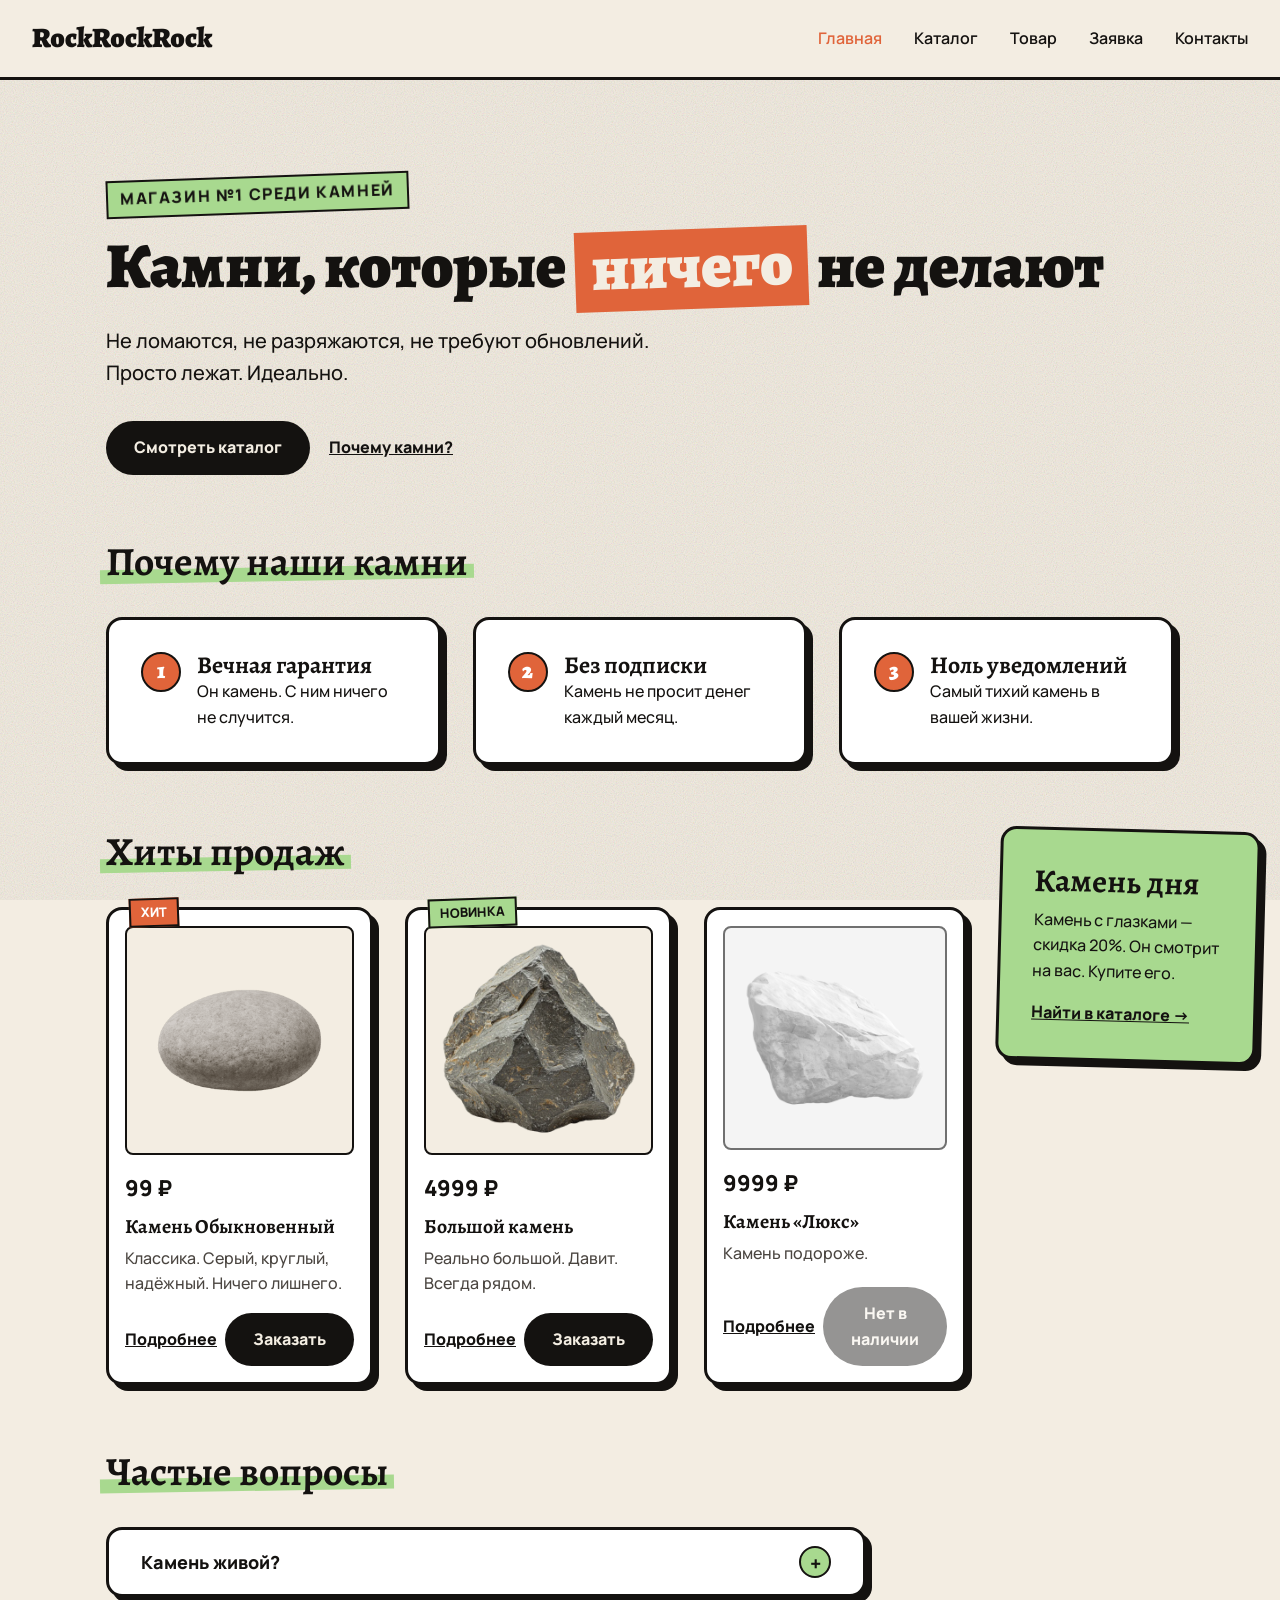
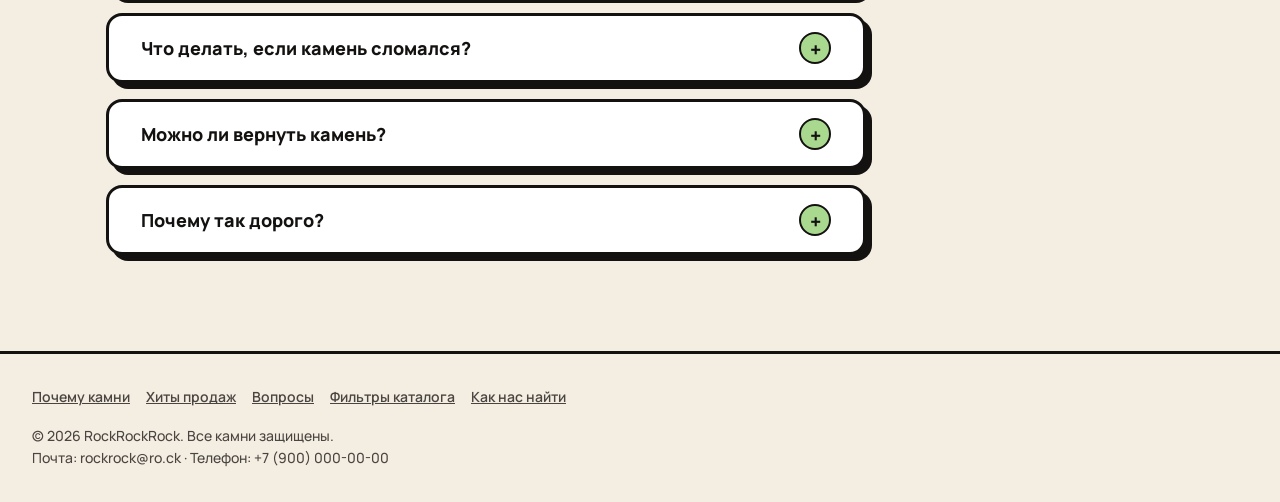
<file: index.html>
<!DOCTYPE html>
<html lang="ru">

<head>
    <meta charset="UTF-8">
    <meta name="viewport" content="width=device-width, initial-scale=1.0">
    <title>RockRockRock - камни, которые ничего не делают</title>
    <meta name="description"
        content="Интернет-магазин камней: офисные, подарочные и премиальные камни. Хиты продаж и доставка.">


    <link rel="preconnect" href="https://fonts.googleapis.com">
    <link rel="preconnect" href="https://fonts.gstatic.com" crossorigin>
    <link
        href="https://fonts.googleapis.com/css2?family=Alegreya:wght@700;900&family=Manrope:wght@400;500;600;800&display=swap"
        rel="stylesheet">

    <link rel="stylesheet" href="css/style.css">
    <script src="js/main.js" defer></script>

</head>

<body>
    <header class="site-header">
        <a class="site-header__logo" href="index.html">RockRockRock</a>

        <nav class="site-nav" aria-label="Основная навигация">
            <ul class="site-nav__list">
                <li class="site-nav__item"><a class="site-nav__link site-nav__link--active" href="index.html"
                        aria-current="page">Главная</a></li>
                <li class="site-nav__item"><a class="site-nav__link" href="catalog.html">Каталог</a></li>
                <li class="site-nav__item"><a class="site-nav__link" href="product.html">Товар</a></li>
                <li class="site-nav__item"><a class="site-nav__link" href="order.html">Заявка</a></li>
                <li class="site-nav__item"><a class="site-nav__link" href="contacts.html">Контакты</a></li>
            </ul>
        </nav>
    </header>



    <main class="page">
        <section class="hero">
            <p class="hero__label">Магазин №1 среди камней</p>
            <h1 class="hero__title">Камни, которые <span class="hero__accent">ничего</span> не&nbsp;делают</h1>
            <p class="hero__text">Не ломаются, не разряжаются, не требуют обновлений. Просто лежат. Идеально.</p>
            <a class="button" href="catalog.html">Смотреть каталог</a>
            <a class="hero__link" href="#advantages">Почему камни?</a>


        </section>

        <section class="advantages" id="advantages">
            <h2 class="section-title">Почему наши камни</h2>
            <ul class="advantages__list">
                <li class="advantages__item">
                    <h3 class="advantages__title">Вечная гарантия</h3>
                    <p class="advantages__text">Он камень. С ним ничего не случится.</p>
                </li>
                <li class="advantages__item">
                    <h3 class="advantages__title">Без подписки</h3>
                    <p class="advantages__text">Камень не просит денег каждый месяц.</p>
                </li>
                <li class="advantages__item">
                    <h3 class="advantages__title">Ноль уведомлений</h3>
                    <p class="advantages__text">Самый тихий камень в вашей жизни.</p>
                </li>
            </ul>
        </section>



        <div class="home-layout">
            <section class="popular" id="popular">
                <h2 class="section-title">Хиты продаж</h2>

                <div class="popular__grid">
                    <article class="product-card">
                        <img class="product-card__image" src="images/rock-1.webp" alt="Камень Обыкновенный" width="300"
                            height="300">
                        <span class="product-card__badge badge badge--hit">Хит</span>
                        <p class="product-card__price">99 ₽</p>
                        <h3 class="product-card__title">Камень Обыкновенный</h3>
                        <p class="product-card__description">Классика. Серый, круглый, надёжный. Ничего лишнего.</p>
                        <div class="product-card__actions">
                            <a class="product-card__link" href="product.html">Подробнее</a>
                            <button class="button product-card__button" type="button"
                                data-product="Камень Обыкновенный">Заказать</button>
                        </div>
                    </article>

                    <article class="product-card">
                        <img class="product-card__image" src="images/rock-2.webp" alt="Большой камень" width="300"
                            height="300">
                        <span class="product-card__badge badge badge--new">Новинка</span>
                        <p class="product-card__price">4999 ₽</p>
                        <h3 class="product-card__title">Большой камень</h3>
                        <p class="product-card__description">Реально большой. Давит. Всегда рядом.</p>
                        <div class="product-card__actions">
                            <a class="product-card__link" href="product.html">Подробнее</a>
                            <button class="button product-card__button" type="button"
                                data-product="Большой камень">Заказать</button>
                        </div>
                    </article>

                    <article class="product-card product-card--soldout">
                        <img class="product-card__image" src="images/rock-3.webp" alt="Камень «Люкс»" width="300"
                            height="300">
                        <p class="product-card__price">9999 ₽</p>
                        <h3 class="product-card__title">Камень «Люкс»</h3>
                        <p class="product-card__description">Камень подороже.</p>
                        <div class="product-card__actions">
                            <a class="product-card__link" href="product.html">Подробнее</a>
                            <button class="button product-card__button" type="button" data-product="Камень «Люкс»"
                                disabled>Нет в наличии</button>
                        </div>
                    </article>
                </div>
            </section>

            <aside class="promo">
                <h2 class="promo__title">Камень дня</h2>
                <p class="promo__text">Камень с глазками — скидка 20%. Он смотрит на вас. Купите его.</p>
                <a class="promo__link" href="catalog.html">Найти в каталоге →</a>
            </aside>
        </div>

        <section class="faq" id="faq">
            <h2 class="section-title">Частые вопросы</h2>

            <div class="faq__list">
                <details class="faq__item">
                    <summary class="faq__question">Камень живой?</summary>
                    <p class="faq__answer">Нет. Но он об этом не знает, поэтому не переживает.</p>
                </details>

                <details class="faq__item">
                    <summary class="faq__question">Что делать, если камень сломался?</summary>
                    <p class="faq__answer">Поздравляем: теперь у вас два камня.</p>
                </details>

                <details class="faq__item">
                    <summary class="faq__question">Можно ли вернуть камень?</summary>
                    <p class="faq__answer">Можно в течение 14 дней. Камень при этом не должен быть использован. Как вы его используете - не наше дело.</p>
                </details>

                <details class="faq__item">
                    <summary class="faq__question">Почему так дорого?</summary>
                    <p class="faq__answer">Каждый камень формировался миллионы лет. Считайте, что вы платите за выслугу.</p>
                </details>
            </div>
        </section>




        <!-- модальное окно -->
        <dialog class="order-dialog" id="order-dialog" aria-labelledby="order-dialog-title">
            <h2 class="order-dialog__title" id="order-dialog-title">Оформление заявки</h2>

            <form class="order-form" id="order-form" action="#" method="post" novalidate>
                <input id="selected-product" name="selected-product" type="hidden">

                <div class="order-form__field">
                    <label class="order-form__label" for="order-name">Имя</label>
                    <input class="order-form__input" id="order-name" name="name" type="text"
                        placeholder="Как вас зовут?" minlength="2" autocomplete="given-name" required>
                </div>

                <div class="order-form__field">
                    <label class="order-form__label" for="order-email">E-mail</label>
                    <input class="order-form__input" id="order-email" name="email" type="email"
                        placeholder="example@mail.ru" autocomplete="email" required>
                </div>

                <div class="order-form__field">
                    <label class="order-form__label" for="order-phone">Телефон</label>
                    <input class="order-form__input" id="order-phone" name="phone" type="tel" inputmode="tel"
                        placeholder="+7 (900) 000-00-00" pattern="^\+7 \(\d{3}\) \d{3}-\d{2}-\d{2}$" required>
                    <small class="order-form__hint">Формат: +7 (900) 000-00-00</small>
                </div>

                <div class="order-form__field">
                    <label class="order-form__label" for="order-date">Когда доставить камень</label>
                    <input class="order-form__input" id="order-date" name="date" type="date">
                </div>

                <div class="order-form__field">
                    <label class="order-form__label" for="order-topic">Тема заявки</label>
                    <select class="order-form__input" id="order-topic" name="topic" required>
                        <option value="">Выберите тему</option>
                        <option value="product">Заказ камня</option>
                        <option value="consultation">Консультация по камням</option>
                        <option value="delivery">Доставка</option>
                    </select>
                </div>

                <div class="order-form__field">
                    <label class="order-form__label" for="order-comment">Комментарий</label>
                    <textarea class="order-form__input" id="order-comment" name="comment" rows="4"
                        placeholder="Пожелания к камню"></textarea>
                </div>

                <div class="order-form__field order-form__field--checkbox">
                    <input class="order-form__checkbox" id="order-agreement" name="agreement" type="checkbox" required>
                    <label class="order-form__checkbox-label" for="order-agreement">Я согласен на обработку данных</label>
                </div>

                <div class="order-form__actions">
                    <button class="button button--ghost" type="button" id="close-order-dialog">Закрыть</button>
                    <button class="button" type="submit">Отправить заявку</button>
                </div>
            </form>
        </dialog>

        <p class="success-message" id="success-message" role="status" hidden>
            Форма успешно отправлена! Камень уже собирается в путь.
        </p>

    </main>





    <footer class="site-footer" id="contacts">
        <nav class="footer-nav" aria-label="Быстрые ссылки">
            <ul class="footer-nav__list">
                <li class="footer-nav__item"><a class="footer-nav__link" href="index.html#advantages">Почему камни</a></li>
                <li class="footer-nav__item"><a class="footer-nav__link" href="index.html#popular">Хиты продаж</a></li>
                <li class="footer-nav__item"><a class="footer-nav__link" href="index.html#faq">Вопросы</a></li>
                <li class="footer-nav__item"><a class="footer-nav__link" href="catalog.html#filters">Фильтры каталога</a></li>
                <li class="footer-nav__item"><a class="footer-nav__link" href="contacts.html#address">Как нас найти</a></li>
            </ul>
        </nav>
        <p class="site-footer__text">© 2026 RockRockRock. Все камни защищены.</p>
        <p class="site-footer__text">Почта: rockrock@ro.ck · Телефон: +7 (900) 000-00-00</p>
    </footer>

</body>

</html>
</file>
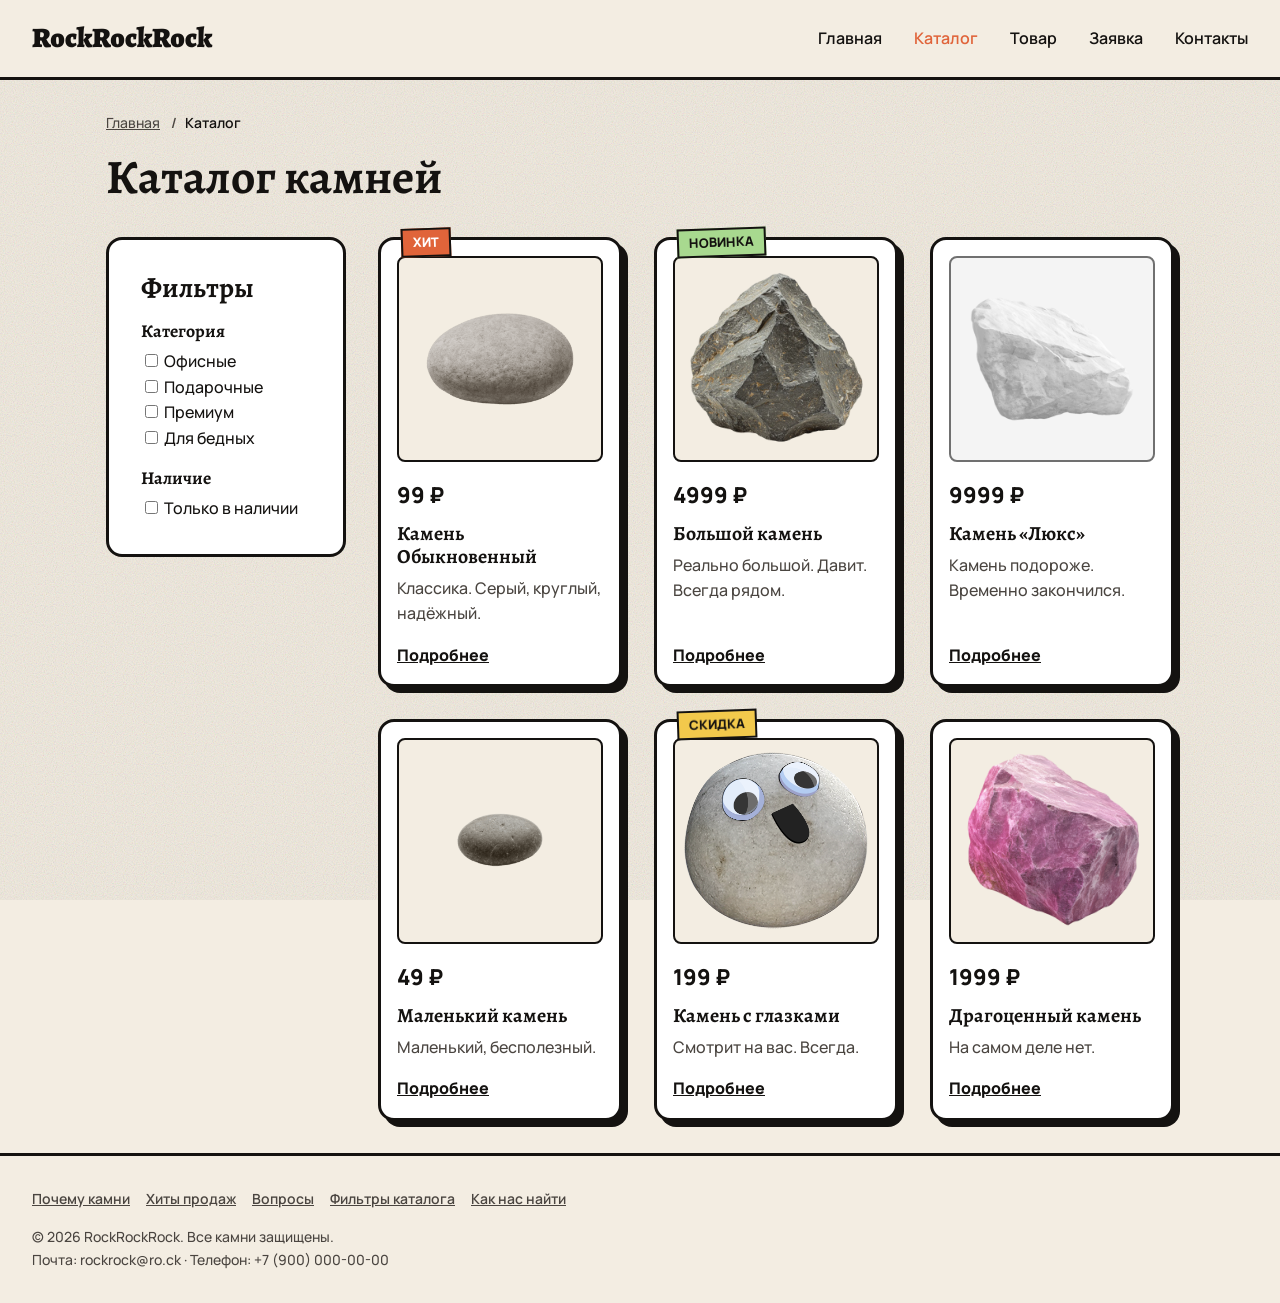
<file: catalog.html>
<!DOCTYPE html>
<html lang="ru">

<head>
    <meta charset="UTF-8">
    <meta name="viewport" content="width=device-width, initial-scale=1.0">
    <title>Каталог камней — RockRockRock</title>
    <meta name="description" content="Все камни магазина: фильтры по категориям, цены и наличие.">

    <link rel="preconnect" href="https://fonts.googleapis.com">
    <link rel="preconnect" href="https://fonts.gstatic.com" crossorigin>
    <link
        href="https://fonts.googleapis.com/css2?family=Alegreya:wght@700;900&family=Manrope:wght@400;500;600;800&display=swap"
        rel="stylesheet">

    <link rel="stylesheet" href="css/style.css">
    <script src="js/main.js" defer></script>
</head>

<body>
    <header class="site-header">
        <a class="site-header__logo" href="index.html">RockRockRock</a>

        <nav class="site-nav" aria-label="Основная навигация">
            <ul class="site-nav__list">
                <li class="site-nav__item"><a class="site-nav__link" href="index.html">Главная</a></li>
                <li class="site-nav__item"><a class="site-nav__link site-nav__link--active" href="catalog.html"
                        aria-current="page">Каталог</a></li>
                <li class="site-nav__item"><a class="site-nav__link" href="product.html">Товар</a></li>
                <li class="site-nav__item"><a class="site-nav__link" href="order.html">Заявка</a></li>
                <li class="site-nav__item"><a class="site-nav__link" href="contacts.html">Контакты</a></li>
            </ul>
        </nav>
    </header>

    <main class="page">
        <nav class="breadcrumbs" aria-label="Хлебные крошки">
            <a class="breadcrumbs__item breadcrumbs__link" href="index.html">Главная</a>
            <span class="breadcrumbs__item breadcrumbs__item--current" aria-current="page">Каталог</span>
        </nav>

        <h1 class="page-title">Каталог камней</h1>

        <div class="catalog">
            <aside class="filters" id="filters">
                <h2 class="filters__title">Фильтры</h2>

                <h3 class="filters__subtitle">Категория</h3>
                <ul class="filters__list">
                    <li class="filters__item"><label class="filters__option"><input class="filters__checkbox" type="checkbox" name="category" value="office">
                            Офисные</label></li>
                    <li class="filters__item"><label class="filters__option"><input class="filters__checkbox" type="checkbox" name="category" value="gift">
                            Подарочные</label></li>
                    <li class="filters__item"><label class="filters__option"><input class="filters__checkbox" type="checkbox" name="category" value="premium">
                            Премиум</label></li>
                    <li class="filters__item"><label class="filters__option"><input class="filters__checkbox" type="checkbox" name="category" value="budget"> Для
                            бедных</label></li>
                </ul>

                <h3 class="filters__subtitle">Наличие</h3>
                <ul class="filters__list">
                    <li class="filters__item"><label class="filters__option"><input class="filters__checkbox" type="checkbox" name="stock" value="yes"> Только в
                            наличии</label></li>
                </ul>
            </aside>

            <section class="catalog__products" aria-label="Список товаров">
                <article class="product-card">
                    <img class="product-card__image" src="images/rock-1.webp" alt="Камень Обыкновенный" width="300"
                        height="300">
                    <span class="product-card__badge badge badge--hit">Хит</span>
                    <p class="product-card__price">99 ₽</p>
                    <h3 class="product-card__title">Камень Обыкновенный</h3>
                    <p class="product-card__description">Классика. Серый, круглый, надёжный.</p>
                    <div class="product-card__actions">
                        <a class="product-card__link" href="product.html">Подробнее</a>
                    </div>
                </article>

                <article class="product-card">
                    <img class="product-card__image" src="images/rock-2.webp" alt="Большой камень" width="300"
                        height="300">
                    <span class="product-card__badge badge badge--new">Новинка</span>
                    <p class="product-card__price">4999 ₽</p>
                    <h3 class="product-card__title">Большой камень</h3>
                    <p class="product-card__description">Реально большой. Давит. Всегда рядом.</p>
                    <div class="product-card__actions">
                        <a class="product-card__link" href="product.html">Подробнее</a>
                    </div>
                </article>

                <article class="product-card product-card--soldout">
                    <img class="product-card__image" src="images/rock-3.webp" alt="Камень «Люкс»" width="300"
                        height="300">
                    <p class="product-card__price">9999 ₽</p>
                    <h3 class="product-card__title">Камень «Люкс»</h3>
                    <p class="product-card__description">Камень подороже. Временно закончился.</p>
                    <div class="product-card__actions">
                        <a class="product-card__link" href="product.html">Подробнее</a>
                    </div>
                </article>

                <article class="product-card">
                    <img class="product-card__image" src="images/rock-4.webp" alt="Маленький камень" width="300"
                        height="300">
                    <p class="product-card__price">49 ₽</p>
                    <h3 class="product-card__title">Маленький камень</h3>
                    <p class="product-card__description">Маленький, бесполезный.</p>
                    <div class="product-card__actions">
                        <a class="product-card__link" href="product.html">Подробнее</a>
                    </div>
                </article>

                <article class="product-card">
                    <img class="product-card__image" src="images/rock-5.webp" alt="Камень с глазками" width="300"
                        height="300">
                    <span class="product-card__badge badge badge--sale">Скидка</span>
                    <p class="product-card__price">199 ₽</p>
                    <h3 class="product-card__title">Камень с глазками</h3>
                    <p class="product-card__description">Смотрит на вас. Всегда.</p>
                    <div class="product-card__actions">
                        <a class="product-card__link" href="product.html">Подробнее</a>
                    </div>
                </article>

                <article class="product-card">
                    <img class="product-card__image" src="images/rock-6.webp" alt="Драгоценный камень" width="300"
                        height="300">
                    <p class="product-card__price">1999 ₽</p>
                    <h3 class="product-card__title">Драгоценный камень</h3>
                    <p class="product-card__description">На самом деле нет.</p>
                    <div class="product-card__actions">
                        <a class="product-card__link" href="product.html">Подробнее</a>
                    </div>
                </article>
            </section>
        </div>
    </main>

    <footer class="site-footer" id="contacts">
        <nav class="footer-nav" aria-label="Быстрые ссылки">
            <ul class="footer-nav__list">
                <li class="footer-nav__item"><a class="footer-nav__link" href="index.html#advantages">Почему камни</a></li>
                <li class="footer-nav__item"><a class="footer-nav__link" href="index.html#popular">Хиты продаж</a></li>
                <li class="footer-nav__item"><a class="footer-nav__link" href="index.html#faq">Вопросы</a></li>
                <li class="footer-nav__item"><a class="footer-nav__link" href="catalog.html#filters">Фильтры каталога</a></li>
                <li class="footer-nav__item"><a class="footer-nav__link" href="contacts.html#address">Как нас найти</a></li>
            </ul>
        </nav>
        <p class="site-footer__text">© 2026 RockRockRock. Все камни защищены.</p>
        <p class="site-footer__text">Почта: rockrock@ro.ck · Телефон: +7 (900) 000-00-00</p>
    </footer>
</body>

</html>
</file>
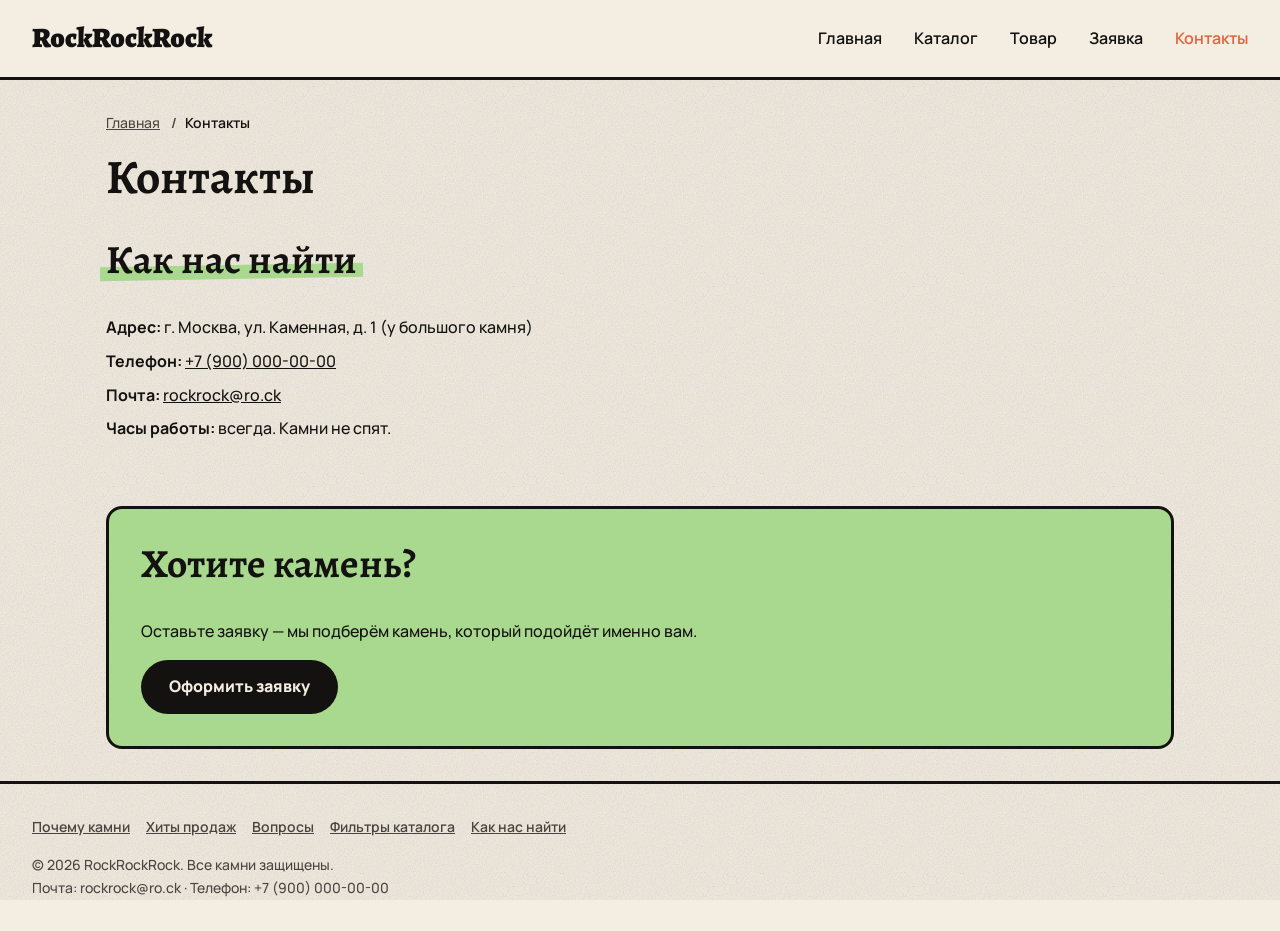
<file: contacts.html>
<!DOCTYPE html>
<html lang="ru">

<head>
    <meta charset="UTF-8">
    <meta name="viewport" content="width=device-width, initial-scale=1.0">
    <title>Контакты — RockRockRock</title>
    <meta name="description" content="Адрес, телефон и почта магазина камней RockRockRock.">

    <link rel="preconnect" href="https://fonts.googleapis.com">
    <link rel="preconnect" href="https://fonts.gstatic.com" crossorigin>
    <link href="https://fonts.googleapis.com/css2?family=Alegreya:wght@700;900&family=Manrope:wght@400;500;600;800&display=swap" rel="stylesheet">

    <link rel="stylesheet" href="css/style.css">
    <script src="js/main.js" defer></script>
</head>

<body>
    <header class="site-header">
        <a class="site-header__logo" href="index.html">RockRockRock</a>

        <nav class="site-nav" aria-label="Основная навигация">
            <ul class="site-nav__list">
                <li class="site-nav__item"><a class="site-nav__link" href="index.html">Главная</a></li>
                <li class="site-nav__item"><a class="site-nav__link" href="catalog.html">Каталог</a></li>
                <li class="site-nav__item"><a class="site-nav__link" href="product.html">Товар</a></li>
                <li class="site-nav__item"><a class="site-nav__link" href="order.html">Заявка</a></li>
                <li class="site-nav__item"><a class="site-nav__link site-nav__link--active" href="contacts.html" aria-current="page">Контакты</a></li>
            </ul>
        </nav>
    </header>

    <main class="page">
        <nav class="breadcrumbs" aria-label="Хлебные крошки">
            <a class="breadcrumbs__item breadcrumbs__link" href="index.html">Главная</a>
            <span class="breadcrumbs__item breadcrumbs__item--current" aria-current="page">Контакты</span>
        </nav>

        <h1 class="page-title">Контакты</h1>

        <section class="contacts" id="address">
            <h2 class="section-title">Как нас найти</h2>
            <address class="contacts__list">
                <p class="contacts__item"><b>Адрес:</b> г. Москва, ул. Каменная, д. 1 (у большого камня)</p>
                <p class="contacts__item"><b>Телефон:</b> <a class="contacts__link" href="tel:+79000000000">+7 (900) 000-00-00</a></p>
                <p class="contacts__item"><b>Почта:</b> <a class="contacts__link" href="mailto:rockrock@ro.ck">rockrock@ro.ck</a></p>
                <p class="contacts__item"><b>Часы работы:</b> всегда. Камни не спят.</p>
            </address>
        </section>

        <section class="contacts-cta">
            <h2 class="section-title">Хотите камень?</h2>
            <p class="contacts-cta__text">Оставьте заявку — мы подберём камень, который подойдёт именно вам.</p>
            <a class="button" href="order.html">Оформить заявку</a>
        </section>
    </main>

    <footer class="site-footer" id="contacts">
        <nav class="footer-nav" aria-label="Быстрые ссылки">
            <ul class="footer-nav__list">
                <li class="footer-nav__item"><a class="footer-nav__link" href="index.html#advantages">Почему камни</a></li>
                <li class="footer-nav__item"><a class="footer-nav__link" href="index.html#popular">Хиты продаж</a></li>
                <li class="footer-nav__item"><a class="footer-nav__link" href="index.html#faq">Вопросы</a></li>
                <li class="footer-nav__item"><a class="footer-nav__link" href="catalog.html#filters">Фильтры каталога</a></li>
                <li class="footer-nav__item"><a class="footer-nav__link" href="contacts.html#address">Как нас найти</a></li>
            </ul>
        </nav>
        <p class="site-footer__text">© 2026 RockRockRock. Все камни защищены.</p>
        <p class="site-footer__text">Почта: rockrock@ro.ck · Телефон: +7 (900) 000-00-00</p>
    </footer>
</body>

</html>
</file>
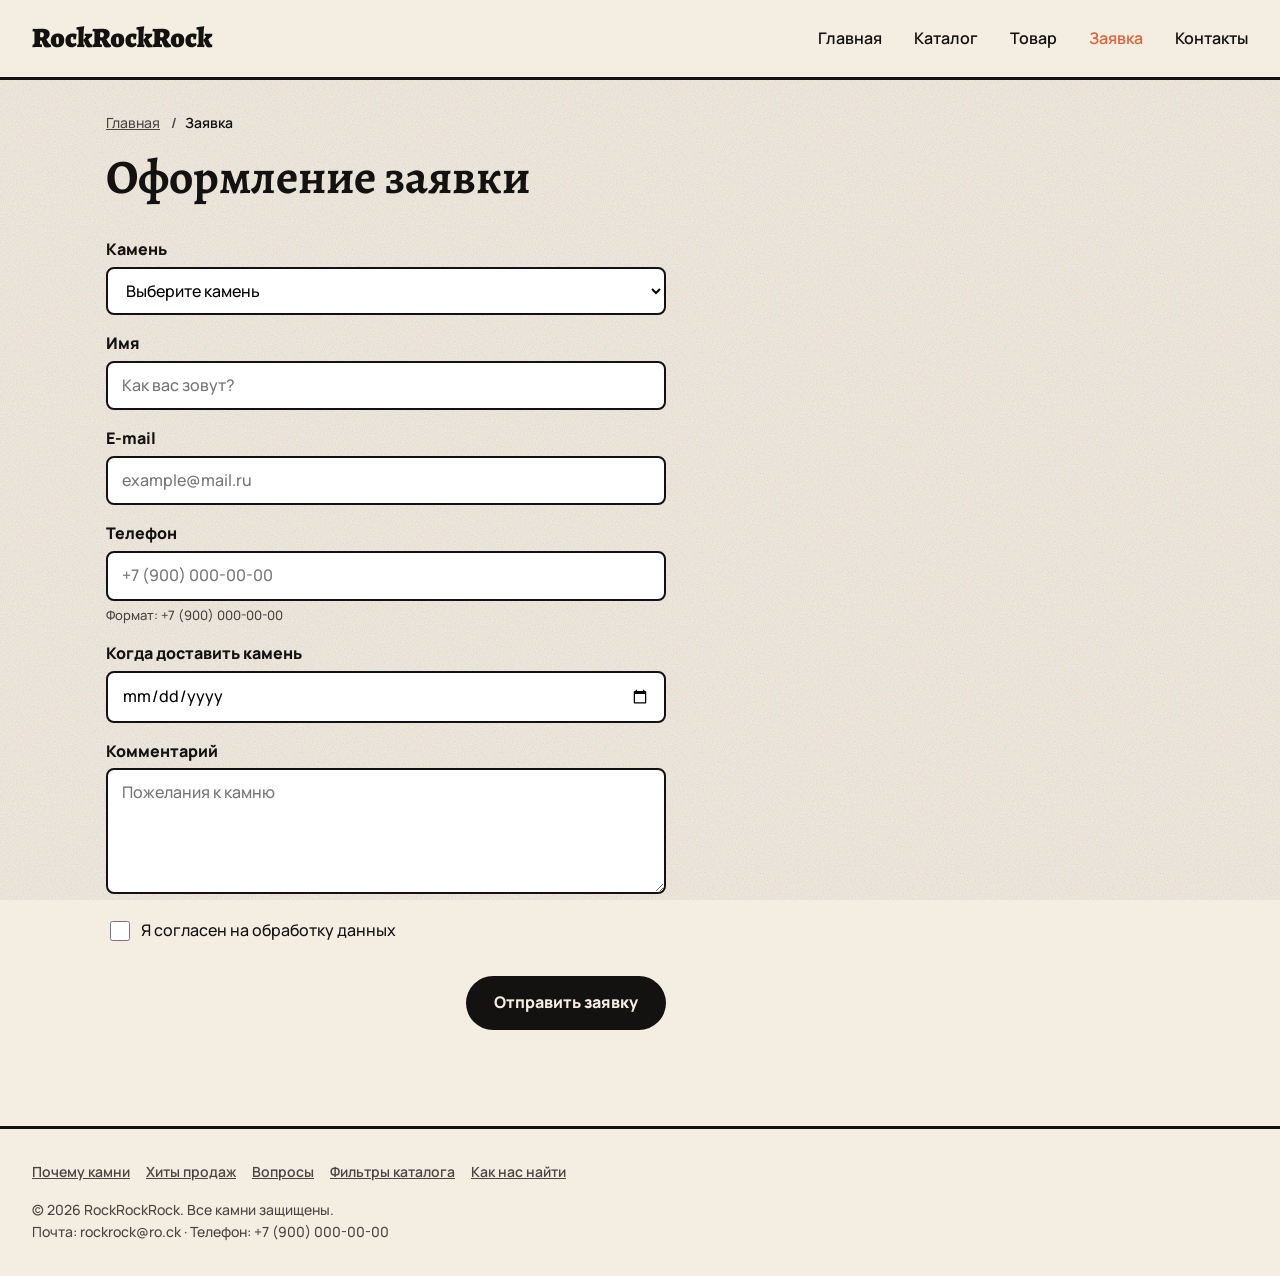
<file: order.html>
<!DOCTYPE html>
<html lang="ru">

<head>
    <meta charset="UTF-8">
    <meta name="viewport" content="width=device-width, initial-scale=1.0">
    <title>Оформление заявки — RockRockRock</title>
    <meta name="description" content="Оставьте заявку на покупку камня: имя, контакты и пожелания.">

    <link rel="preconnect" href="https://fonts.googleapis.com">
    <link rel="preconnect" href="https://fonts.gstatic.com" crossorigin>
    <link href="https://fonts.googleapis.com/css2?family=Alegreya:wght@700;900&family=Manrope:wght@400;500;600;800&display=swap" rel="stylesheet">

    <link rel="stylesheet" href="css/style.css">
    <script src="js/main.js" defer></script>
</head>

<body>
    <header class="site-header">
        <a class="site-header__logo" href="index.html">RockRockRock</a>

        <nav class="site-nav" aria-label="Основная навигация">
            <ul class="site-nav__list">
                <li class="site-nav__item"><a class="site-nav__link" href="index.html">Главная</a></li>
                <li class="site-nav__item"><a class="site-nav__link" href="catalog.html">Каталог</a></li>
                <li class="site-nav__item"><a class="site-nav__link" href="product.html">Товар</a></li>
                <li class="site-nav__item"><a class="site-nav__link site-nav__link--active" href="order.html" aria-current="page">Заявка</a></li>
                <li class="site-nav__item"><a class="site-nav__link" href="contacts.html">Контакты</a></li>
            </ul>
        </nav>
    </header>

    <main class="page">
        <nav class="breadcrumbs" aria-label="Хлебные крошки">
            <a class="breadcrumbs__item breadcrumbs__link" href="index.html">Главная</a>
            <span class="breadcrumbs__item breadcrumbs__item--current" aria-current="page">Заявка</span>
        </nav>

        <h1 class="page-title">Оформление заявки</h1>

        <section class="order-page">
            <form class="order-form" id="order-form" action="#" method="post" novalidate>
                <div class="order-form__field">
                    <label class="order-form__label" for="order-product">Камень</label>
                    <select class="order-form__input" id="order-product" name="product" required>
                        <option value="">Выберите камень</option>
                        <option value="ordinary">Камень Обыкновенный — 99 ₽</option>
                        <option value="big">Большой камень — 4999 ₽</option>
                        <option value="small">Маленький камень — 49 ₽</option>
                        <option value="eyes">Камень с глазками — 199 ₽</option>
                        <option value="precious">Драгоценный камень — 1999 ₽</option>
                    </select>
                </div>

                <div class="order-form__field">
                    <label class="order-form__label" for="order-name">Имя</label>
                    <input class="order-form__input" id="order-name" name="name" type="text"
                        placeholder="Как вас зовут?" minlength="2" autocomplete="given-name" required>
                </div>

                <div class="order-form__field">
                    <label class="order-form__label" for="order-email">E-mail</label>
                    <input class="order-form__input" id="order-email" name="email" type="email"
                        placeholder="example@mail.ru" autocomplete="email" required>
                </div>

                <div class="order-form__field">
                    <label class="order-form__label" for="order-phone">Телефон</label>
                    <input class="order-form__input" id="order-phone" name="phone" type="tel" inputmode="tel"
                        placeholder="+7 (900) 000-00-00" pattern="^\+7 \(\d{3}\) \d{3}-\d{2}-\d{2}$" required>
                    <small class="order-form__hint">Формат: +7 (900) 000-00-00</small>
                </div>

                <div class="order-form__field">
                    <label class="order-form__label" for="order-date">Когда доставить камень</label>
                    <input class="order-form__input" id="order-date" name="date" type="date">
                </div>

                <div class="order-form__field">
                    <label class="order-form__label" for="order-comment">Комментарий</label>
                    <textarea class="order-form__input" id="order-comment" name="comment" rows="4"
                        placeholder="Пожелания к камню"></textarea>
                </div>

                <div class="order-form__field order-form__field--checkbox">
                    <input class="order-form__checkbox" id="order-agreement" name="agreement" type="checkbox" required>
                    <label class="order-form__checkbox-label" for="order-agreement">Я согласен на обработку данных</label>
                </div>

                <div class="order-form__actions">
                    <button class="button" type="submit">Отправить заявку</button>
                </div>
            </form>
        </section>

        <p class="success-message" id="success-message" role="status" hidden>
            Заявка отправлена! Камень уже собирается в путь.
        </p>
    </main>

    <footer class="site-footer" id="contacts">
        <nav class="footer-nav" aria-label="Быстрые ссылки">
            <ul class="footer-nav__list">
                <li class="footer-nav__item"><a class="footer-nav__link" href="index.html#advantages">Почему камни</a></li>
                <li class="footer-nav__item"><a class="footer-nav__link" href="index.html#popular">Хиты продаж</a></li>
                <li class="footer-nav__item"><a class="footer-nav__link" href="index.html#faq">Вопросы</a></li>
                <li class="footer-nav__item"><a class="footer-nav__link" href="catalog.html#filters">Фильтры каталога</a></li>
                <li class="footer-nav__item"><a class="footer-nav__link" href="contacts.html#address">Как нас найти</a></li>
            </ul>
        </nav>
        <p class="site-footer__text">© 2026 RockRockRock. Все камни защищены.</p>
        <p class="site-footer__text">Почта: rockrock@ro.ck · Телефон: +7 (900) 000-00-00</p>
    </footer>
</body>

</html>
</file>
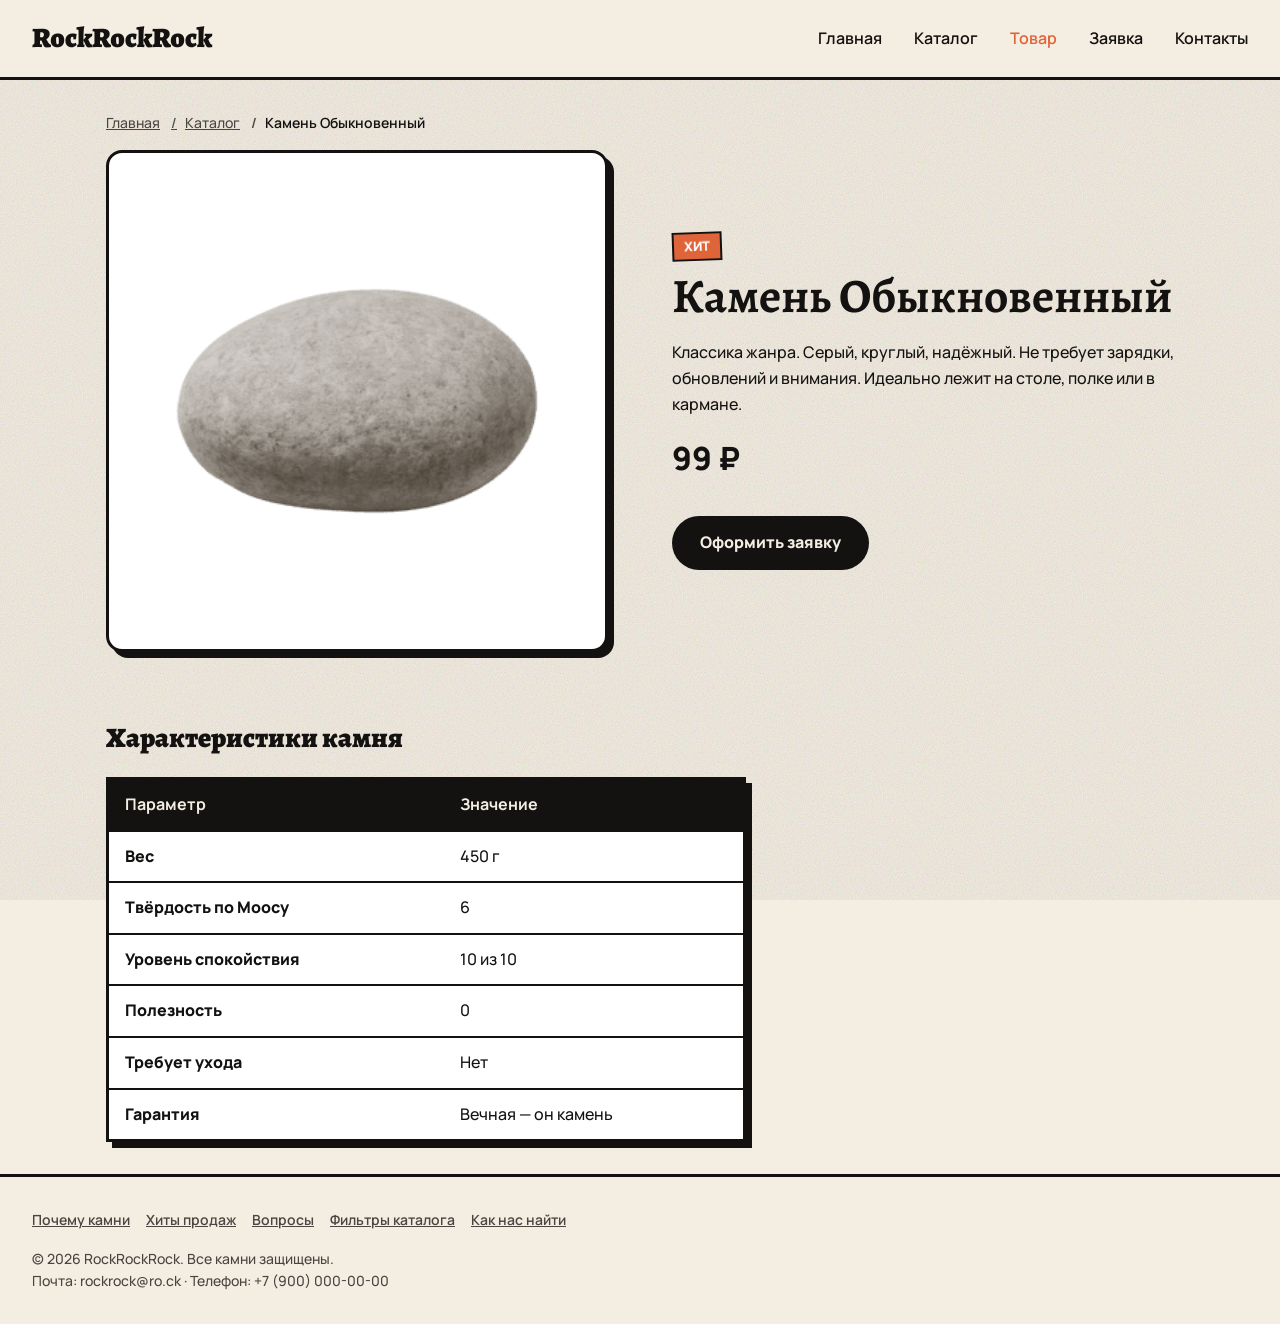
<file: product.html>
<!DOCTYPE html>
<html lang="ru">

<head>
    <meta charset="UTF-8">
    <meta name="viewport" content="width=device-width, initial-scale=1.0">
    <title>Камень Обыкновенный — RockRockRock</title>
    <meta name="description" content="Камень Обыкновенный: характеристики, цена и оформление заявки.">

    <link rel="preconnect" href="https://fonts.googleapis.com">
    <link rel="preconnect" href="https://fonts.gstatic.com" crossorigin>
    <link href="https://fonts.googleapis.com/css2?family=Alegreya:wght@700;900&family=Manrope:wght@400;500;600;800&display=swap" rel="stylesheet">

    <link rel="stylesheet" href="css/style.css">
    <script src="js/main.js" defer></script>
</head>

<body>
    <header class="site-header">
        <a class="site-header__logo" href="index.html">RockRockRock</a>

        <nav class="site-nav" aria-label="Основная навигация">
            <ul class="site-nav__list">
                <li class="site-nav__item"><a class="site-nav__link" href="index.html">Главная</a></li>
                <li class="site-nav__item"><a class="site-nav__link" href="catalog.html">Каталог</a></li>
                <li class="site-nav__item"><a class="site-nav__link site-nav__link--active" href="product.html" aria-current="page">Товар</a></li>
                <li class="site-nav__item"><a class="site-nav__link" href="order.html">Заявка</a></li>
                <li class="site-nav__item"><a class="site-nav__link" href="contacts.html">Контакты</a></li>
            </ul>
        </nav>
    </header>

    <main class="page">
        <nav class="breadcrumbs" aria-label="Хлебные крошки">
            <a class="breadcrumbs__item breadcrumbs__link" href="index.html">Главная</a>
            <a class="breadcrumbs__item breadcrumbs__link" href="catalog.html">Каталог</a>
            <span class="breadcrumbs__item breadcrumbs__item--current" aria-current="page">Камень Обыкновенный</span>
        </nav>

        <article class="product">
            <img class="product__image" src="images/rock-1.webp" alt="Серый круглый камень на светлом фоне" width="480" height="480">

            <div class="product__info">
                <span class="product__badge badge badge--hit">Хит</span>
                <h1 class="product__title">Камень Обыкновенный</h1>
                <p class="product__text">Классика жанра. Серый, круглый, надёжный. Не требует зарядки, обновлений и внимания. Идеально лежит на столе, полке или в кармане.</p>
                <p class="product__price">99 ₽</p>
                <a class="button" href="order.html">Оформить заявку</a>
            </div>
        </article>

        <section class="specs-section">
            <table class="specs">
                <caption class="specs__caption">Характеристики камня</caption>
                <thead>
                    <tr class="specs__row specs__row--head">
                        <th class="specs__cell specs__cell--head" scope="col">Параметр</th>
                        <th class="specs__cell specs__cell--head" scope="col">Значение</th>
                    </tr>
                </thead>
                <tbody>
                    <tr class="specs__row">
                        <th class="specs__cell specs__cell--title" scope="row">Вес</th>
                        <td class="specs__cell">450 г</td>
                    </tr>
                    <tr class="specs__row">
                        <th class="specs__cell specs__cell--title" scope="row">Твёрдость по Моосу</th>
                        <td class="specs__cell">6</td>
                    </tr>
                    <tr class="specs__row">
                        <th class="specs__cell specs__cell--title" scope="row">Уровень спокойствия</th>
                        <td class="specs__cell">10 из 10</td>
                    </tr>
                    <tr class="specs__row">
                        <th class="specs__cell specs__cell--title" scope="row">Полезность</th>
                        <td class="specs__cell">0</td>
                    </tr>
                    <tr class="specs__row">
                        <th class="specs__cell specs__cell--title" scope="row">Требует ухода</th>
                        <td class="specs__cell">Нет</td>
                    </tr>
                    <tr class="specs__row">
                        <th class="specs__cell specs__cell--title" scope="row">Гарантия</th>
                        <td class="specs__cell">Вечная — он камень</td>
                    </tr>
                </tbody>
            </table>
        </section>
    </main>

    <footer class="site-footer" id="contacts">
        <nav class="footer-nav" aria-label="Быстрые ссылки">
            <ul class="footer-nav__list">
                <li class="footer-nav__item"><a class="footer-nav__link" href="index.html#advantages">Почему камни</a></li>
                <li class="footer-nav__item"><a class="footer-nav__link" href="index.html#popular">Хиты продаж</a></li>
                <li class="footer-nav__item"><a class="footer-nav__link" href="index.html#faq">Вопросы</a></li>
                <li class="footer-nav__item"><a class="footer-nav__link" href="catalog.html#filters">Фильтры каталога</a></li>
                <li class="footer-nav__item"><a class="footer-nav__link" href="contacts.html#address">Как нас найти</a></li>
            </ul>
        </nav>
        <p class="site-footer__text">© 2026 RockRockRock. Все камни защищены.</p>
        <p class="site-footer__text">Почта: rockrock@ro.ck · Телефон: +7 (900) 000-00-00</p>
    </footer>
</body>

</html>
</file>
<file: css/style.css>
/* =========================================
   1. ПЕРЕМЕННЫЕ
   ========================================= */
:root {
  /* цвета */
  --color-bg: #f3ede2;
  --color-surface: #ffffff;
  --color-text: #141210;
  --color-text-muted: #4a4540;
  --color-accent: #e0643a;
  --color-accent-2: #a8d98f;
  --color-accent-3: #f2c94c;
  --color-border: #141210;
  --color-danger: #c62828;
  --color-danger-bg: #fdecea;
  --color-backdrop: rgba(20, 18, 16, 0.6);

  /* шрифты */
  --font-text: "Manrope", sans-serif;
  --font-title: "Alegreya", serif;

  /* отступы */
  --space-xs: 4px;
  --space-sm: 8px;
  --space-md: 16px;
  --space-lg: 32px;
  --space-xl: 64px;

  /* скругления */
  --radius-sm: 8px;
  --radius-md: 16px;
  --radius-pill: 999px;

  /* обводки и тени */
  --border: 3px solid var(--color-border);
  --shadow: 6px 6px 0 var(--color-border);
  --shadow-lg: 10px 10px 0 var(--color-border);

  /* анимация */
  --transition: 0.15s ease;

  /* высота липкой шапки — отступ для якорей и липких фильтров */
  --header-offset: 100px;
}


/* =========================================
   2. СБРОС СТИЛЕЙ
   ========================================= */
*,
*::before,
*::after {
  box-sizing: border-box;
}

body,
h1,
h2,
h3,
p,
ul {
  margin: 0;
}

ul {
  padding: 0;
  list-style: none;
}

img {
  max-width: 100%;
  display: block;
}


/* =========================================
   3. БАЗОВЫЕ СТИЛИ
   ========================================= */
html {
  scroll-behavior: smooth;
}

body {
  font-family: var(--font-text);
  font-weight: 500;
  font-size: 16px;
  line-height: 1.6;
  color: var(--color-text);
  background-color: var(--color-bg);
}

h1,
h2,
h3 {
  font-family: var(--font-title);
  line-height: 1.15;
}

a {
  color: inherit;
  transition: color var(--transition);
}

/* единый видимый фокус для всех ссылок и кнопок */
a:focus-visible,
button:focus-visible {
  outline: 3px solid var(--color-accent-2);
  outline-offset: 3px;
}

/* цель якорной ссылки */
:target {
  outline: 3px dashed var(--color-accent);
  outline-offset: 8px;
  scroll-margin-top: var(--header-offset);
}

.page {
  max-width: 1100px;
  margin: 0 auto;
  padding: var(--space-lg) var(--space-md);
}

.page-title {
  font-size: 48px;
  margin-bottom: var(--space-lg);
}

/* заголовок раздела — с цветной полосой-маркером под текстом */
.section-title {
  position: relative;
  display: inline-block;
  font-size: 40px;
  margin-bottom: var(--space-lg);
}

.section-title::after {
  content: "";
  position: absolute;
  left: -6px;
  right: -6px;
  bottom: 4px;
  z-index: -1;
  height: 14px;
  background-color: var(--color-accent-2);
  transform: rotate(-1deg);
}


/* =========================================
   4. КНОПКИ
   ========================================= */
.button {
  display: inline-block;
  padding: 14px 28px;
  border: none;
  border-radius: var(--radius-pill);
  background-color: var(--color-text);
  color: var(--color-bg);
  font: inherit;
  font-weight: 800;
  text-decoration: none;
  cursor: pointer;
  transition: transform var(--transition), box-shadow var(--transition), background-color var(--transition);
}

/* наведение — кнопка «приподнимается» */
.button:hover:not(:disabled) {
  background-color: var(--color-accent);
  transform: translate(-2px, -2px);
  box-shadow: 4px 4px 0 var(--color-border);
}

/* нажатие — кнопка «вдавливается» обратно */
.button:active:not(:disabled) {
  transform: translate(0, 0);
  box-shadow: none;
}

.button--ghost {
  background-color: transparent;
  color: var(--color-text);
  box-shadow: inset 0 0 0 3px var(--color-border);
}

.button--ghost:hover:not(:disabled) {
  background-color: var(--color-text);
  color: var(--color-bg);
}

/* выключенная кнопка (для ссылки-кнопки — модификатор) */
.button:disabled,
.button--disabled {
  opacity: 0.45;
  cursor: not-allowed;
}


/* =========================================
   5. БЕЙДЖ (отдельный блок, используется в миксах)
   ========================================= */
.badge {
  display: inline-block;
  padding: 2px 10px;
  border: 2px solid var(--color-border);
  background-color: var(--color-accent-2);
  color: var(--color-text);
  font-size: 13px;
  font-weight: 800;
  text-transform: uppercase;
  transform: rotate(-2deg);
}

.badge--hit {
  background-color: var(--color-accent);
  color: var(--color-surface);
}

.badge--new {
  background-color: var(--color-accent-2);
}

.badge--sale {
  background-color: var(--color-accent-3);
}


/* =========================================
   6. ШАПКА И НАВИГАЦИЯ
   ========================================= */
.site-header {
  position: sticky;
  top: 0;
  z-index: 50;
  display: flex;
  justify-content: space-between;
  align-items: center;
  gap: var(--space-lg);
  padding: var(--space-md) var(--space-lg);
  border-bottom: var(--border);
  background-color: var(--color-bg);
}

.site-header__logo {
  font-family: var(--font-title);
  font-size: 28px;
  font-weight: 900;
  text-decoration: none;
}

.site-nav__list {
  display: flex;
  gap: var(--space-lg);
}

.site-nav__link {
  font-weight: 600;
  text-decoration: none;
}

.site-nav__link:hover {
  color: var(--color-accent);
  text-decoration: underline;
  text-underline-offset: 4px;
}

.site-nav__link--active {
  color: var(--color-accent);
}


/* =========================================
   7. ХЛЕБНЫЕ КРОШКИ
   ========================================= */
.breadcrumbs {
  margin-bottom: var(--space-md);
  font-size: 14px;
  color: var(--color-text-muted);
}

/* разделитель перед каждой крошкой, кроме первой */
.breadcrumbs__item + .breadcrumbs__item::before {
  content: "/";
  margin: 0 var(--space-sm);
  color: var(--color-text-muted);
}

.breadcrumbs__link:hover {
  color: var(--color-accent);
}

.breadcrumbs__item--current {
  color: var(--color-text);
  font-weight: 600;
}


/* =========================================
   8. HERO
   ========================================= */
.hero {
  padding: var(--space-xl) 0;
}

/* надпись над заголовком — наклейка */
.hero__label {
  display: inline-block;
  padding: 4px 12px;
  border: 2px solid var(--color-border);
  background-color: var(--color-accent-2);
  color: var(--color-text);
  font-weight: 800;
  text-transform: uppercase;
  letter-spacing: 0.1em;
  transform: rotate(-2deg);
}

.hero__title {
  font-size: 64px;
  font-weight: 900;
  margin: var(--space-md) 0;
}

.hero__accent {
  display: inline-block;
  background-color: var(--color-accent);
  color: var(--color-bg);
  padding: 0 16px 6px;
  transform: rotate(-2deg);
}

.hero__text {
  font-size: 20px;
  max-width: 560px;
  margin-bottom: var(--space-lg);
}

.hero__link {
  margin-left: var(--space-md);
  font-weight: 800;
}

.hero__link:hover {
  color: var(--color-accent);
}


/* =========================================
   9. ПРЕИМУЩЕСТВА
   ========================================= */
.advantages {
  margin-bottom: var(--space-xl);
}

.advantages__list {
  counter-reset: advantage;
  display: grid;
  grid-template-columns: repeat(3, 1fr);
  gap: var(--space-lg);
}

/* карточки-наклейки с номерами, которые CSS считает сам */
.advantages__item {
  counter-increment: advantage;
  position: relative;
  padding: var(--space-lg) var(--space-lg) var(--space-lg) 88px;
  background-color: var(--color-surface);
  border: var(--border);
  border-radius: var(--radius-md);
  box-shadow: var(--shadow);
}

.advantages__item::before {
  content: counter(advantage);
  position: absolute;
  top: var(--space-lg);
  left: var(--space-lg);
  width: 40px;
  height: 40px;
  display: grid;
  place-items: center;
  border: 2px solid var(--color-border);
  border-radius: 50%;
  background-color: var(--color-accent);
  color: var(--color-surface);
  font-family: var(--font-title);
  font-size: 22px;
  font-weight: 900;
}

.advantages__title {
  font-size: 24px;
}


/* =========================================
   10. ГЛАВНАЯ: ХИТЫ И «КАМЕНЬ ДНЯ»
   ========================================= */
.home-layout {
  display: grid;
  grid-template-columns: 1fr 260px;
  gap: var(--space-lg);
  align-items: start;
}

.popular {
  margin-bottom: var(--space-xl);
}

.popular__grid {
  display: grid;
  grid-template-columns: repeat(3, 1fr);
  gap: var(--space-lg);
}

/* «Камень дня» — слегка наклеен криво */
.promo {
  padding: var(--space-lg);
  background-color: var(--color-accent-2);
  border: var(--border);
  border-radius: var(--radius-md);
  box-shadow: var(--shadow);
  transform: rotate(1.5deg);
}

.promo__title {
  font-size: 32px;
  margin-bottom: var(--space-sm);
}

.promo__link {
  display: inline-block;
  margin-top: var(--space-md);
  font-weight: 800;
}

.promo__link:hover {
  color: var(--color-accent);
}


/* =========================================
   11. FAQ — ЧАСТЫЕ ВОПРОСЫ
   ========================================= */
.faq {
  margin-bottom: var(--space-xl);
}

.faq__list {
  display: grid;
  gap: var(--space-md);
  max-width: 760px;
}

.faq__item {
  background-color: var(--color-surface);
  border: var(--border);
  border-radius: var(--radius-md);
  box-shadow: var(--shadow);
  transition: box-shadow var(--transition), transform var(--transition);
}

/* атрибут open браузер ставит сам, когда вопрос раскрыт */
.faq__item[open] {
  transform: translate(-2px, -2px);
  box-shadow: var(--shadow-lg);
}

.faq__question {
  display: flex;
  justify-content: space-between;
  align-items: center;
  gap: var(--space-md);
  padding: var(--space-md) var(--space-lg);
  font-weight: 800;
  font-size: 18px;
  cursor: pointer;
  list-style: none;
}

/* убираем стандартный треугольник (Chrome/Safari) */
.faq__question::-webkit-details-marker {
  display: none;
}

/* свой значок «+» справа от вопроса */
.faq__question::after {
  content: "+";
  flex-shrink: 0;
  width: 32px;
  height: 32px;
  display: grid;
  place-items: center;
  border: 2px solid var(--color-border);
  border-radius: 50%;
  background-color: var(--color-accent-2);
  font-size: 20px;
  transition: transform var(--transition);
}

/* открытый вопрос: «+» поворачивается в «×» */
.faq__item[open] .faq__question::after {
  transform: rotate(45deg);
  background-color: var(--color-accent);
  color: var(--color-surface);
}

.faq__answer {
  padding: 0 var(--space-lg) var(--space-md);
  color: var(--color-text-muted);
}


/* =========================================
   12. КАРТОЧКА ТОВАРА
   ========================================= */
.product-card {
  position: relative;
  display: flex;
  flex-direction: column;
  padding: var(--space-md);
  background-color: var(--color-surface);
  border: var(--border);
  border-radius: var(--radius-md);
  box-shadow: var(--shadow);
  transition: transform var(--transition), box-shadow var(--transition);
}

/* карточка приподнимается при наведении */
.product-card:hover {
  transform: translate(-4px, -4px);
  box-shadow: var(--shadow-lg);
}

.product-card__image {
  width: 100%;
  height: auto;
  aspect-ratio: 1 / 1;
  object-fit: cover;
  margin-bottom: var(--space-md);
  border: 2px solid var(--color-border);
  border-radius: var(--radius-sm);
  background-color: var(--color-bg);
}

/* бейдж — наклейка в углу поверх картинки (вид задаёт блок .badge) */
.product-card__badge {
  position: absolute;
  top: -12px;
  left: 20px;
  z-index: 1;
}

.product-card__price {
  font-size: 22px;
  font-weight: 800;
}

.product-card__title {
  font-size: 20px;
  margin: var(--space-sm) 0;
}

.product-card__description {
  color: var(--color-text-muted);
}

/* ссылка и кнопка — в строку, прижаты к низу карточки */
.product-card__actions {
  display: flex;
  justify-content: space-between;
  align-items: center;
  gap: var(--space-sm);
  margin-top: auto;
  padding-top: var(--space-md);
}

.product-card__link {
  font-weight: 800;
}

.product-card__link:hover {
  color: var(--color-accent);
}

/* вариант карточки: товара нет в наличии */
.product-card--soldout .product-card__image {
  filter: grayscale(1);
  opacity: 0.6;
}


/* =========================================
   13. КАТАЛОГ И ФИЛЬТРЫ
   ========================================= */
.catalog {
  display: grid;
  grid-template-columns: 240px 1fr;
  grid-template-areas: "filters products";
  gap: var(--space-lg);
  align-items: start;
}

.catalog__products {
  grid-area: products;
  display: grid;
  grid-template-columns: repeat(3, 1fr);
  gap: var(--space-lg);
}

.filters {
  grid-area: filters;
  position: sticky;
  top: var(--header-offset);
  padding: var(--space-lg);
  background-color: var(--color-surface);
  border: var(--border);
  border-radius: var(--radius-md);
}

.filters__title {
  font-size: 28px;
  margin-bottom: var(--space-md);
}

.filters__subtitle {
  font-size: 18px;
  margin: var(--space-md) 0 var(--space-sm);
}

.filters__option {
  cursor: pointer;
}

.filters__checkbox {
  accent-color: var(--color-accent);
}


/* =========================================
   14. СТРАНИЦА ТОВАРА И ТАБЛИЦА
   ========================================= */
.product {
  display: grid;
  grid-template-columns: 1fr 1fr;
  gap: var(--space-xl);
  align-items: center;
  margin-bottom: var(--space-xl);
}

.product__image {
  width: 100%;
  height: auto;
  aspect-ratio: 1 / 1;
  object-fit: cover;
  border: var(--border);
  border-radius: var(--radius-md);
  box-shadow: var(--shadow);
  background-color: var(--color-surface);
}

.product__title {
  font-size: 48px;
  margin: var(--space-sm) 0 var(--space-md);
}

.product__text {
  max-width: 560px;
  margin-bottom: var(--space-md);
}

.product__price {
  font-size: 32px;
  font-weight: 800;
  margin-bottom: var(--space-lg);
}

.specs {
  width: 100%;
  max-width: 640px;
  border-collapse: collapse;
  background-color: var(--color-surface);
  border: var(--border);
  box-shadow: var(--shadow);
}

.specs__caption {
  text-align: left;
  font-family: var(--font-title);
  font-size: 28px;
  font-weight: 900;
  margin-bottom: var(--space-md);
}

.specs__row:hover {
  background-color: var(--color-bg);
}

.specs__row--head:hover {
  background-color: transparent;
}

.specs__cell {
  padding: 12px var(--space-md);
  text-align: left;
  border-bottom: 2px solid var(--color-border);
}

.specs__cell--head {
  background-color: var(--color-text);
  color: var(--color-bg);
}

.specs__cell--title {
  font-weight: 800;
}


/* =========================================
   15. МОДАЛЬНОЕ ОКНО
   ========================================= */
.order-dialog {
  width: min(100% - 32px, 560px);
  padding: var(--space-lg);
  background-color: var(--color-bg);
  color: var(--color-text);
  border: var(--border);
  border-radius: var(--radius-md);
  box-shadow: var(--shadow-lg);
}

.order-dialog::backdrop {
  background-color: var(--color-backdrop);
}

.order-dialog__title {
  font-size: 32px;
  margin-bottom: var(--space-lg);
}


/* =========================================
   16. ФОРМА ЗАЯВКИ
   ========================================= */
.order-page {
  max-width: 560px;
  margin-bottom: var(--space-xl);
}

.order-form__field {
  margin-bottom: var(--space-md);
}

.order-form__field--checkbox {
  display: flex;
  align-items: center;
  gap: var(--space-sm);
}

.order-form__label {
  display: block;
  margin-bottom: var(--space-xs);
  font-weight: 800;
}

.order-form__input {
  width: 100%;
  padding: 10px 14px;
  background-color: var(--color-surface);
  border: 2px solid var(--color-border);
  border-radius: var(--radius-sm);
  font: inherit;
  transition: border-color var(--transition), box-shadow var(--transition);
}

/* поле при наведении */
.order-form__input:hover {
  border-color: var(--color-accent-2);
}

/* поле в фокусе (кликом или табом) — стоит ниже :hover, поэтому важнее */
.order-form__input:focus {
  outline: none;
  border-color: var(--color-accent-2);
  box-shadow: 4px 4px 0 var(--color-border);
}

.order-form__input[aria-invalid="true"] {
  border-color: var(--color-danger);
  background-color: var(--color-danger-bg);
}

.order-form__hint {
  display: block;
  margin-top: var(--space-xs);
  color: var(--color-text-muted);
  font-size: 13px;
}

/* чекбокс в цвет акцента */
.order-form__checkbox {
  width: 20px;
  height: 20px;
  accent-color: var(--color-accent);
  cursor: pointer;
}

.order-form__checkbox-label {
  cursor: pointer;
}

.order-form__actions {
  display: flex;
  justify-content: flex-end;
  gap: var(--space-sm);
  margin-top: var(--space-lg);
}

/* сообщение об успешной отправке */
.success-message {
  position: fixed;
  right: var(--space-lg);
  bottom: var(--space-lg);
  z-index: 100;
  padding: var(--space-md) var(--space-lg);
  background-color: var(--color-accent-2);
  border: var(--border);
  box-shadow: var(--shadow);
  font-weight: 800;
}


/* =========================================
   17. КОНТАКТЫ
   ========================================= */
.contacts {
  margin-bottom: var(--space-xl);
}

.contacts__list {
  font-style: normal;
}

.contacts__item {
  margin-bottom: var(--space-sm);
}

.contacts__link:hover {
  color: var(--color-accent);
}

.contacts-cta {
  background-color: var(--color-accent-2);
  border: var(--border);
  border-radius: var(--radius-md);
  padding: var(--space-lg);
}

.contacts-cta__text {
  margin-bottom: var(--space-md);
}


/* =========================================
   18. ПОДВАЛ
   ========================================= */
.site-footer {
  padding: var(--space-lg);
  border-top: var(--border);
  color: var(--color-text-muted);
  font-size: 14px;
}

.footer-nav {
  margin-bottom: var(--space-md);
}

.footer-nav__list {
  display: flex;
  flex-wrap: wrap;
  gap: var(--space-md);
}

.footer-nav__link {
  font-weight: 600;
}

.footer-nav__link:hover {
  color: var(--color-accent);
}


/* =========================================
   19. ДЕКОР: ЗЕРНИСТОСТЬ ФОНА
   ========================================= */
body::before {
  content: "";
  position: fixed;
  inset: 0;
  z-index: -1;
  pointer-events: none;
  opacity: 0.3;
  mix-blend-mode: multiply;
  background-image: url("data:image/svg+xml,%3Csvg xmlns='http://www.w3.org/2000/svg' width='200' height='200'%3E%3Cfilter id='noise'%3E%3CfeTurbulence type='fractalNoise' baseFrequency='0.9' numOctaves='3' stitchTiles='stitch'/%3E%3C/filter%3E%3Crect width='100%25' height='100%25' filter='url(%23noise)'/%3E%3C/svg%3E");
}
</file>
